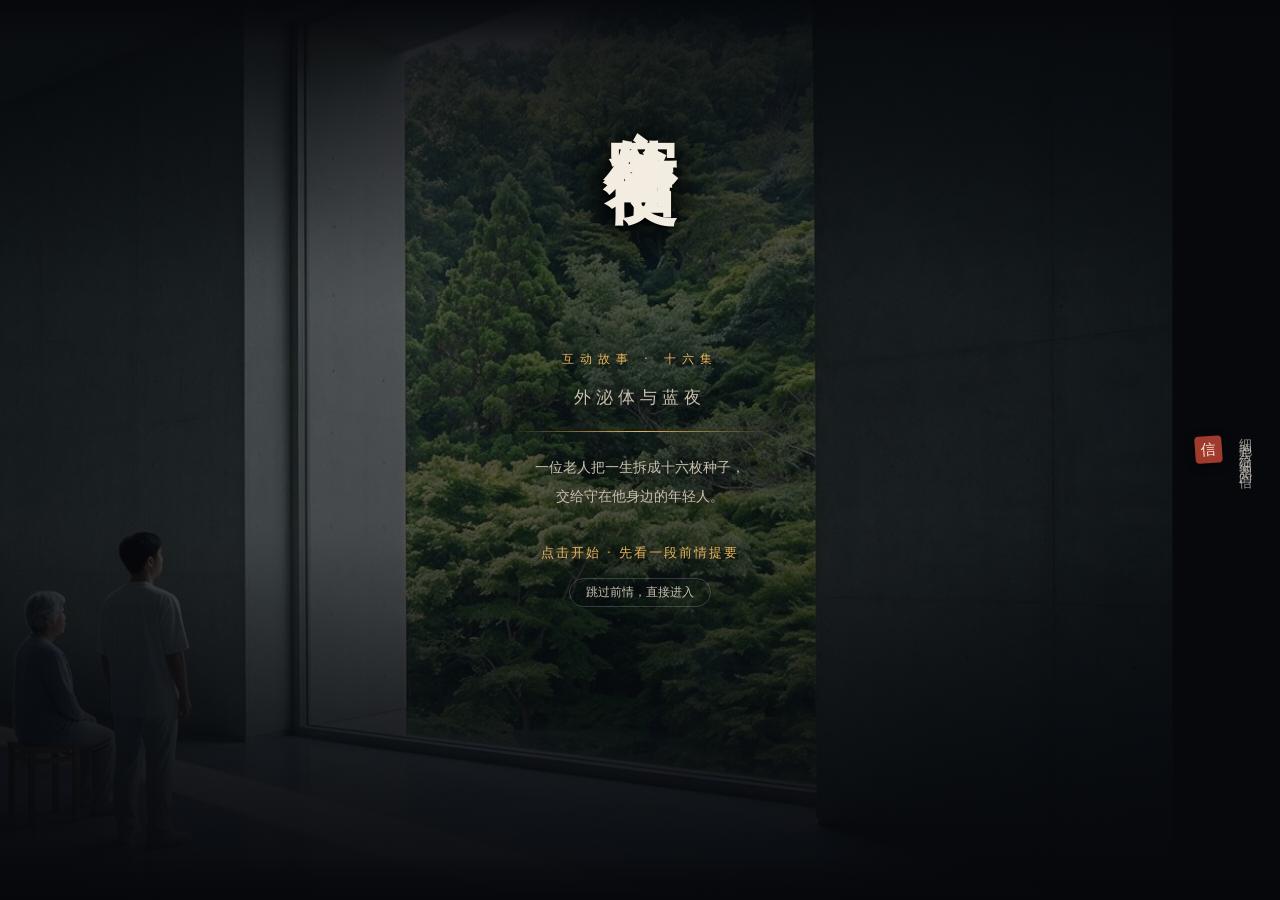
<file: index.html>
<!DOCTYPE html>
<html lang="zh-CN">
<head>
<meta charset="UTF-8">
<meta name="viewport" content="width=device-width, initial-scale=1, viewport-fit=cover">
<meta http-equiv="Cache-Control" content="no-store, must-revalidate">
<title>窗外信使 · 外泌体与蓝夜</title>
<meta name="description" content="一个关于外泌体与亲情的互动叙事小游戏：在窗边替老人把一封封看不见的信送出去，串起十六枚种子与一段未说完的告别。">
<meta name="theme-color" content="#0d0f14">
<meta property="og:type" content="website">
<meta property="og:title" content="窗外信使 · 外泌体与蓝夜">
<meta property="og:description" content="在窗边替老人把一封封看不见的信送出去——一个关于外泌体、记忆与告别的互动叙事小游戏。">
<meta property="og:image" content="https://annabellexyq.github.io/exosome-story/assets/cover.jpg">
<meta property="og:url" content="https://annabellexyq.github.io/exosome-story/">
<meta name="twitter:card" content="summary_large_image">
<meta name="twitter:title" content="窗外信使 · 外泌体与蓝夜">
<meta name="twitter:description" content="在窗边替老人把一封封看不见的信送出去——一个关于外泌体、记忆与告别的互动叙事小游戏。">
<meta name="twitter:image" content="https://annabellexyq.github.io/exosome-story/assets/cover.jpg">
<script>
  /* 诊断：把任何未捕获的 JS 错误直接显示到屏幕上，便于定位"点击无反应"等问题 */
  window.addEventListener('error', function (ev) {
    var b = document.getElementById('errbox');
    if (!b) {
      b = document.createElement('div'); b.id = 'errbox';
      b.style.cssText = 'position:fixed;left:8px;right:8px;bottom:8px;z-index:99999;background:#3a0d0d;color:#ffe;font:12px/1.5 ui-monospace,Menlo,Consolas,monospace;padding:10px;border:1px solid #a33;border-radius:8px;white-space:pre-wrap;max-height:42%;overflow:auto';
      (document.body || document.documentElement).appendChild(b);
    }
    var e = ev.error || {};
    b.textContent = 'JS错误：' + (ev.message || '') + '\n@ ' + (ev.filename || '') + ':' + ev.lineno + ':' + ev.colno + (e.stack ? ('\n' + e.stack) : '');
  });
  window.addEventListener('unhandledrejection', function (ev) {
    var b = document.getElementById('errbox'); if (!b) { window.dispatchEvent(new ErrorEvent('error', { message: 'unhandledrejection' })); }
    if (b) b.textContent = 'Promise错误：' + (ev.reason && (ev.reason.stack || ev.reason.message) || ev.reason);
  });
</script>
<link rel="stylesheet" href="css/style.css">
</head>
<body>
<div id="app">

  <canvas id="scene"></canvas>
  <div id="vignette"></div>
  <div id="frame">
    <span class="bar top"></span>
    <span class="bar bottom"></span>
    <span class="bar left"></span>
    <span class="bar right"></span>
    <span class="mullion v"></span>
    <span class="mullion h"></span>
  </div>

  <header id="hud">
    <div class="hud-left">
      <button class="chip" id="btnChapters">目录</button>
      <button class="chip" id="btnParams">窗景</button>
      <button class="chip" id="btnLab">实验台</button>
      <button class="chip" id="btnCodex">手册</button>
    </div>
    <div class="hud-mid" id="hudTitle">序 · 山屋的傍晚</div>
    <div class="hud-right">
      <div class="jar" id="jar" title="记忆之瓶 · 剧情推进条（每讲完一集 +1，与外泌体无关）">
        <span class="jar-tag">剧情</span><span class="jar-num"><span id="jarCount">0</span><span class="jar-unit">/16</span></span>
        <i class="jar-glow"></i>
      </div>
      <button class="chip ghost" id="btnMusic" title="背景音乐"><span class="lb-full">背景乐</span><span class="lb-short">乐</span></button>
      <button class="chip ghost" id="btnSound" title="按键音"><span class="lb-full">按键音</span><span class="lb-short">音</span></button>
      <button class="chip ghost" id="btnAuto" title="自动播放"><span class="lb-full">自动播放</span><span class="lb-short">自动</span></button>
    </div>
  </header>

  <!-- 音乐音量条（点击 HUD 的「乐」呼出） -->
  <div id="musicPop" class="hidden">
    <span class="mp-k">乐 · 音量</span>
    <input type="range" id="musicVol" min="0" max="100" step="1" value="68">
    <span id="musicVolVal">68%</span>
  </div>

  <div id="scoreHud">
    <div class="sh-row"><span class="sh-k">用时</span><span class="sh-v" id="scoreTime">00:00</span></div>
    <div class="sh-row"><span class="sh-k">外泌体</span><span class="sh-v" id="scoreExo">0</span></div>
    <div class="sh-rank" id="scoreRank">第 1 / 1 名</div>
    <div class="sh-egg-hint" id="scoreEggHint">最后剧情有彩蛋</div>
  </div>

  <main id="stage">
    <div id="titlecard" class="hidden">
      <div class="tc-num"></div>
      <div class="tc-name"></div>
      <div class="tc-sub"></div>
      <div class="tc-line"></div>
    </div>
    <div id="choices" class="hidden"></div>
    <div id="fxlayer"></div>
  </main>

  <section id="dlg">
    <div class="who" id="who"></div>
    <div class="text" id="text"></div>
    <div class="cont" id="cont">点击继续</div>
  </section>

  <!-- 弹层 -->
  <div id="overlay" class="hidden">
    <div class="panel" id="panelParams">
      <h3>窗景调参 <small>此刻的窗外，你想让它是什么样子</small></h3>
      <div class="row" data-group="season"><label>季节</label>
        <div class="opts">
          <button data-v="spring">春</button><button data-v="summer">夏</button>
          <button data-v="autumn">秋</button><button data-v="winter">冬</button>
        </div>
      </div>
      <div class="row" data-group="weather"><label>天气</label>
        <div class="opts">
          <button data-v="clear">晴</button><button data-v="rain">雨</button>
          <button data-v="snow">雪</button><button data-v="fog">雾</button>
          <button data-v="motes">尘光</button><button data-v="fireflies">萤火</button>
          <button data-v="leaves">落叶</button><button data-v="stars">星子</button>
        </div>
      </div>
      <div class="row" data-group="tod"><label>时刻</label>
        <div class="opts">
          <button data-v="dawn">晨</button><button data-v="day">昼</button>
          <button data-v="dusk">暮</button><button data-v="night">夜</button>
        </div>
      </div>
      <div class="row slider" data-group="motes"><label>记忆光点</label>
        <input type="range" id="moteRange" min="0" max="10" step="1" value="4">
        <span id="moteVal">4</span>
      </div>
      <div class="panel-foot">
        <span class="tip">任何时候都能改。开始新一集时，窗外会切回那一幕的样子。</span>
        <button class="btn" data-close>合上</button>
      </div>
    </div>

    <div class="panel" id="panelChapters">
      <h3>记忆目录 <small>已拾起的种子可以重看</small></h3>
      <div id="chapterList" class="chapters"></div>
      <div class="panel-foot">
        <button class="btn ghost" id="btnWipe">清空进度</button>
        <button class="btn" data-close>返回</button>
      </div>
    </div>

    <div class="panel" id="panelCodex">
      <h3>外泌体手册 <small>每一枚种子，都是一条真实的科学</small></h3>
      <div id="codexList" class="codex"></div>
      <div class="panel-foot">
        <button class="btn" data-close>合上</button>
      </div>
    </div>

    <div class="panel card" id="panelSeed">
      <div class="seed-orb" id="seedOrb"></div>
      <h3 id="seedName"></h3>
      <p id="seedFact"></p>
      <div class="panel-foot center">
        <button class="btn" data-close>收下这枚种子</button>
      </div>
    </div>

    <div class="panel game" id="panelGame">
      <div class="game-head">
        <h3 id="gameTitle"></h3>
        <div id="gameHint" class="hint"></div>
        <div id="gameBest" class="best"></div>
      </div>
      <div class="game-stage">
        <canvas id="gameCanvas" width="900" height="520"></canvas>
        <canvas id="gameCanvas3D"></canvas>
        <div class="game-hud"><span id="ghText"></span></div>
        <div class="gh-bar"><i id="ghFill"></i></div>
        <div id="gameSuccess" class="game-success"><b></b><span></span></div>
      </div>
      <div class="panel-foot center">
        <button class="btn ghost" id="gameSkip">跳过这段</button>
        <button class="btn" id="gameReplay">重玩本关</button>
      </div>
    </div>

    <div class="panel miss" id="panelMiss">
      <h2>遗憾没有采集</h2>
      <p>这一段的外泌体，还留在窗外没被收进瓶子。<br>要返回把它补完，还是先继续往下听？</p>
      <div class="panel-foot center">
        <button class="btn" id="missBack">返回补那段游戏</button>
        <button class="btn ghost" id="missGo">继续</button>
      </div>
    </div>

    <div class="panel end" id="panelEnd">
      <h2 id="endTitle"></h2>
      <p id="endText"></p>
      <div class="panel-foot center">
        <button class="btn" id="endAgain">回到序章</button>
        <button class="btn" id="endEpilogue">进入尾声</button>
        <button class="btn ghost" id="endFree">自由看窗外</button>
      </div>
    </div>

    <div class="panel" id="panelLab">
      <h3>实验台 <small>上帝视角 · 外泌体实验沙盒（不影响主线，记录会保存）</small></h3>
      <canvas id="labCanvas" width="900" height="520"></canvas>
      <div id="labStep" class="lab-step"></div>
      <div id="labPreset" class="lab-preset hidden">
        <div class="lp-head"><span id="labPresetTitle" class="lp-title"></span><span class="lp-tag">本集思路</span></div>
        <div id="labPresetNote" class="lp-note"></div>
        <button class="btn ghost" id="labPresetRun">按本集思路跑一遍</button>
      </div>
      <div class="lab-row"><span class="lab-label">源细胞</span><div id="labSrc" class="lab-chips"></div></div>
      <div class="lab-row"><span class="lab-label">靶细胞</span><div id="labTgt" class="lab-chips"></div></div>
      <div class="lab-row"><span class="lab-label">标记</span><div id="labLabel" class="lab-chips"></div></div>
      <div id="labLog" class="lab-log"></div>
      <div class="panel-foot">
        <button class="btn ghost" id="labWipe">清空记录</button>
        <div class="lab-foot-btns">
          <button class="btn ghost" id="labIsolate">离心分离</button>
          <button class="btn" id="labDeliver">投递</button>
          <button class="btn ghost" id="labClose">合上</button>
        </div>
      </div>
    </div>

    <!-- 彩蛋：仰望星空（星河视频） -->
    <div class="panel egg" id="panelEgg">
      <div class="egg-vid-wrap">
        <video id="eggVideo" class="egg-vid" muted loop playsinline preload="auto" poster="assets/bg/epilogue_end.jpg">
          <source src="assets/video/v3.mp4" type="video/mp4">
        </video>
      </div>
      <div class="egg-caption">
        <p>星光飞升，漫天黑夜星辰。</p>
        <p>这漫天的星子，<br>就是你替老人送出的每一封信。</p>
        <div id="eggRank" class="egg-rank"></div>
      </div>
      <div class="panel-foot center">
        <button class="btn" id="eggContinue">打开那封信</button>
      </div>
    </div>

    <!-- 彩蛋：没寄出的信 -->
    <div class="panel letter" id="panelLetter">
      <h2>一封没寄出的信</h2>
      <div class="letter-body">
        <p>亲爱的你：</p>
        <p>这些小游戏都很简单。它们本不是做给玩家的，而是做给那些坐在窗边、已经走到人生最后的老人。我们想让他们在还能动手的时候，轻轻点一点、收一收，把一生拆成的种子，再安安静静地种回心里。</p>
        <p>没有输赢，没有敌人，也没有时间催着你。只有窗外慢慢亮起来的光，和一下下平稳的呼吸。如果你也玩到了这里，希望你记得这种安详——不激烈，不喧哗，像陪在爱人身边那样自然。愿每一个将要离开的人，都被温柔地陪着，走得安详。</p>
        <p class="letter-sign">—— 窗外信使 · 制作人 / AnnabelleXu 敬上</p>
      </div>
      <div class="panel-foot center">
        <button class="btn" id="letterClose">回到窗前</button>
        <button class="btn ghost" id="letterToCover">回到游戏封面</button>
      </div>
    </div>

    <!-- AI 专属一集：生辰八字 → 实时生成剧情对话 + 背景 -->
    <div class="panel" id="panelAI">
      <h3>专属一集 <small>以你的生辰八字，实时生成一段属于你的窗外之信</small></h3>
      <div class="row"><label>出生</label>
        <input id="aiYear" type="number" placeholder="年" min="1900" max="2100" />
        <input id="aiMonth" type="number" placeholder="月" min="1" max="12" />
        <input id="aiDay" type="number" placeholder="日" min="1" max="31" />
        <input id="aiHour" type="number" placeholder="时 0-23" min="0" max="23" />
      </div>
      <div id="aiBazi" class="ai-bazi">填好出生时间，这里会显示你的四柱八字</div>
      <details class="ai-api">
        <summary>接入内容生成 API（留空则用本地生成，照常可玩）</summary>
        <input id="aiBaseUrl" placeholder="API 地址（OpenAI 兼容，如 https://api.deepseek.com/v1）" />
        <input id="aiKey" type="password" placeholder="API Key（留空则保持原值，不下发）" />
        <input id="aiModel" placeholder="模型名，如 deepseek-chat" />
        <input id="aiImgUrl" placeholder="文生图接口（可选，OpenAI 兼容 images/generations）" />
        <input id="aiImgKey" type="password" placeholder="文生图 Key（可选）" />
        <p class="ai-warn">提示：纯前端直连会暴露 Key，正式上线请改用服务端代理。</p>
      </details>
      <div id="aiStatus" class="ai-status"></div>
      <div class="panel-foot center">
        <button class="btn ghost" id="aiCancel">取消</button>
        <button class="btn" id="aiGen">生成并播放</button>
      </div>
    </div>
  </div>

  <!-- 封面 -->
  <div id="cover">
    <video id="coverVideo" class="cv-vid" muted loop playsinline preload="auto" poster="assets/video/poster_cover.jpg">
      <source src="assets/video/v1.mp4" type="video/mp4">
    </video>
    <div class="cv-bg"></div>
    <div class="cv-side"><span>细胞写给细胞的信</span><i>信</i></div>
    <h1 class="cv-title">窗外信使</h1>
    <div class="cv-inner">
      <div class="cv-kicker">互动故事 · 十六集</div>
      <div class="cv-sub">外泌体与蓝夜</div>
      <div class="cv-line"></div>
      <p class="cv-desc">一位老人把一生拆成十六枚种子，<br>交给守在他身边的年轻人。</p>
      <div class="cv-go">点击开始 · 先看一段前情提要</div>
      <button class="cv-skip" id="coverSkip">跳过前情，直接进入</button>
    </div>
  </div>

  <!-- 前情提要（逐镜旁白，可点/空格推进，可跳过） -->
  <div id="recap" class="hidden">
    <video id="recapVideo" class="rc-vid" muted playsinline preload="auto" poster="assets/video/poster_recap.jpg">
      <source src="assets/video/v2.mp4" type="video/mp4">
    </video>
    <div class="rc-tag">前情提要</div>
    <div class="rc-text" id="rcText"></div>
    <div class="rc-dots" id="rcDots"></div>
    <button class="rc-skip" id="rcSkip">跳过</button>
  </div>

  <!-- 集与集之间的全屏转场 -->
  <div id="transOverlay" class="hidden">
    <div class="tr-veil"></div>
    <div class="tr-title" id="transTitle"></div>
    <button id="transSkip">跳过</button>
  </div>

  <!-- 电镜 · XR 观察台（尾声剧情互动 / 也可独立进入） -->
  <div id="xrOverlay" class="hidden">
    <canvas id="xrCanvas"></canvas>
    <div class="xr-top">
      <div class="xr-title">电镜 · XR 观察台</div>
      <div class="xr-sub" id="xrSub">拖拽平移 · 滚轮 / 双指缩放 · 点击发光点采集外泌体</div>
    </div>
    <div class="xr-count" id="xrCount">发现 0 / 7</div>
    <div class="xr-why" id="xrWhy"></div>
    <button class="xr-close" id="xrClose">离开观察台</button>
  </div>

  <div id="titleScreen">
    <div class="ts-inner">
      <div class="ts-kicker">互动故事 · 十六集</div>
      <h1>窗外信使</h1>
      <div class="ts-sub">外泌体与蓝夜 —— 一部关于记忆种子的故事</div>
      <p class="ts-desc">在山屋的窗边，一位老人把一生拆成十六枚种子，交给守在他身边的年轻人。<br>
        每一枚种子，都是一个细胞写给另一个细胞的信。</p>
      <div class="ts-btns">
        <button class="btn big" id="btnStart">开始回忆</button>
        <button class="btn ghost big" id="btnContinue">继续上次</button>
      </div>
      <button class="btn ghost ts-ai" id="btnAIStory">✦ 以自己的生辰八字，生成专属一集</button>
      <div class="ts-note">点击 / 空格推进 · 可用鼠标或触屏完成每一集的互动</div>
    </div>
  </div>

  <div id="toast"></div>
</div>

<script src="js/scene.js"></script>
<script src="js/audio.js"></script>
<script src="js/gl.js"></script>
<script src="js/microgames.js"></script>
<script src="js/puzzles.js"></script>
<script src="js/games3d.js"></script>
<script src="js/acts1.js"></script>
<script src="js/acts2.js"></script>
<script src="js/lab.js"></script>
<script src="js/xr.js"></script>
<script src="js/ai.js"></script>
<script src="js/engine.js"></script>
</body>
</html>
</file>
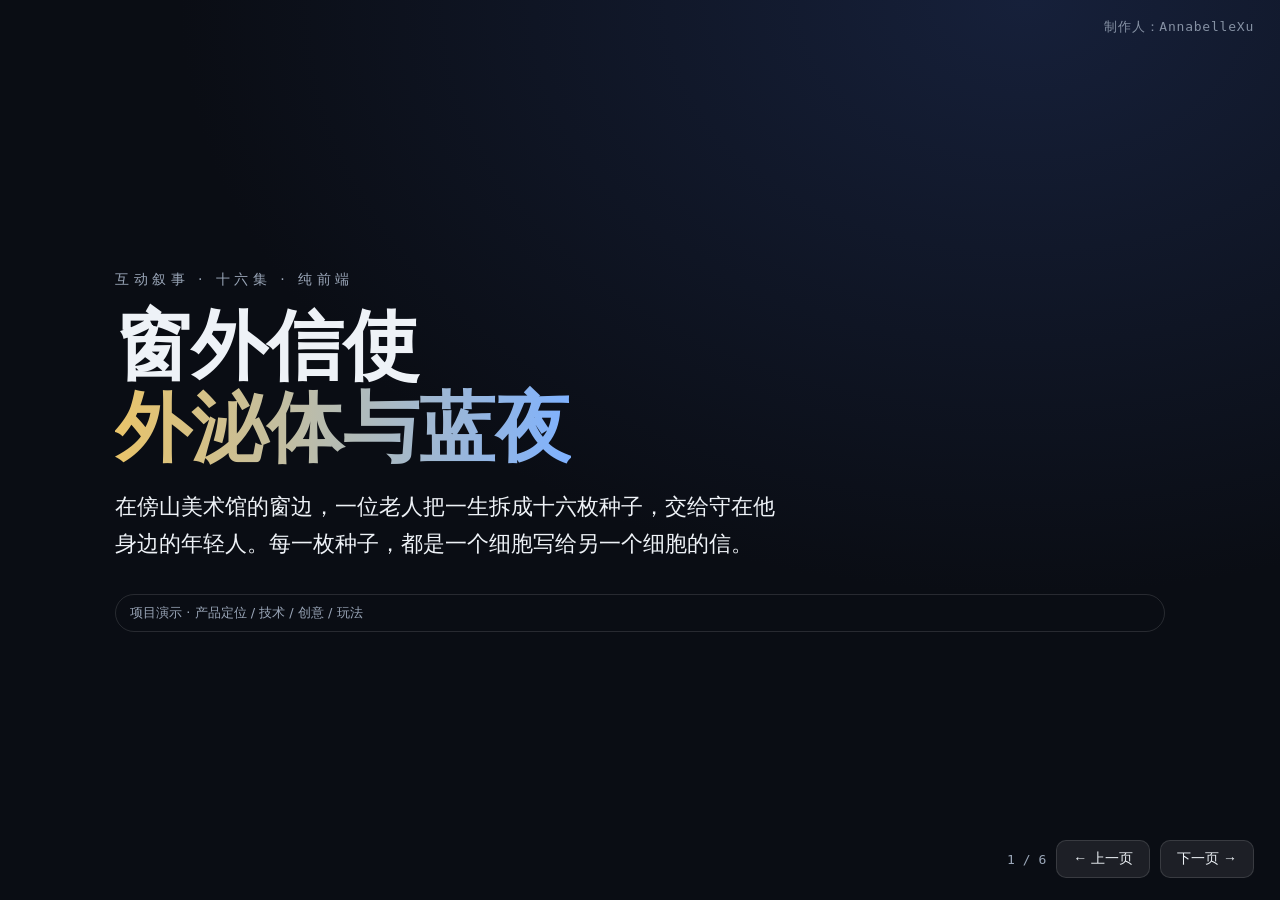
<file: ppt.html>
<!DOCTYPE html><html lang="zh-CN"><head><meta charset="utf-8"><meta name="viewport" content="width=device-width,initial-scale=1"><title>窗外信使 · 项目演示</title><style>
:root{--bg:#0a0d14;--ink:#eef2f7;--mut:#9aa6b8;--gold:#e9c46a;--blue:#7fb2ff;--line:rgba(255,255,255,.12)}
*{box-sizing:border-box}html,body{margin:0;height:100%}
body{background:radial-gradient(120% 120% at 80% 0%,#16203a 0%,var(--bg) 55%);color:var(--ink);font:16px/1.7 -apple-system,"PingFang SC","Microsoft YaHei",system-ui,sans-serif;overflow:hidden}
#deck{position:relative;height:100vh;width:100vw}
.slide{position:absolute;inset:0;display:none;flex-direction:column;justify-content:center;padding:7vh 9vw;animation:fade .5s ease}
.slide.on{display:flex}
@keyframes fade{from{opacity:0;transform:translateY(12px)}to{opacity:1;transform:none}}
.kick{letter-spacing:.32em;color:var(--mut);font-size:14px;margin-bottom:14px}
h1{font-size:clamp(36px,6vw,76px);margin:0 0 18px;line-height:1.08;font-weight:700}
h1 .em{background:linear-gradient(90deg,var(--gold),var(--blue));-webkit-background-clip:text;background-clip:text;color:transparent}
h2{font-size:clamp(26px,3.6vw,44px);margin:0 0 26px;display:flex;align-items:center;gap:16px}
h2 .n{font:700 14px/1 ui-monospace,monospace;color:var(--bg);background:var(--gold);padding:8px 12px;border-radius:8px;letter-spacing:.1em}
p{margin:0 0 14px;color:var(--mut);max-width:60ch}
.lead{color:var(--ink);font-size:clamp(17px,2vw,22px);max-width:48ch}
.cards{display:grid;grid-template-columns:repeat(2,minmax(0,1fr));gap:16px;margin-top:8px;max-width:980px}
.card{border:1px solid var(--line);border-radius:14px;padding:18px 20px;background:rgba(255,255,255,.03)}
.card b{color:var(--gold);display:block;margin-bottom:6px;font-size:17px}
.card span{color:var(--mut);font-size:14.5px}
ul{margin:6px 0 0;padding-left:0;list-style:none;max-width:60ch}
li{padding:9px 0 9px 26px;position:relative;color:var(--ink);border-bottom:1px solid var(--line)}
li:before{content:"▹";position:absolute;left:0;color:var(--blue)}
li small{color:var(--mut);display:block;font-size:13.5px;margin-top:2px}
.nav{position:fixed;bottom:22px;right:26px;display:flex;gap:10px;align-items:center;z-index:9}
.nav button{background:rgba(255,255,255,.08);color:var(--ink);border:1px solid var(--line);border-radius:10px;padding:9px 16px;font-size:14px;cursor:pointer}
.nav button:hover{background:rgba(255,255,255,.16)}
.nav .pg{color:var(--mut);font:13px ui-monospace,monospace}
.tag{display:inline-block;margin-top:18px;padding:7px 14px;border:1px solid var(--line);border-radius:999px;color:var(--mut);font-size:13px}
.maker{position:fixed;top:18px;right:26px;z-index:9;color:var(--mut);font:13px ui-monospace,monospace;letter-spacing:.06em;opacity:.85}
</style></head><body><div id="deck">
<div class="slide on" data-i="0">
  <div class="kick">互动叙事 · 十六集 · 纯前端</div>
  <h1>窗外信使<br><span class="em">外泌体与蓝夜</span></h1>
  <p class="lead">在傍山美术馆的窗边，一位老人把一生拆成十六枚种子，交给守在他身边的年轻人。每一枚种子，都是一个细胞写给另一个细胞的信。</p>
  <div class="tag">项目演示 · 产品定位 / 技术 / 创意 / 玩法</div>
</div>

<div class="slide" data-i="1">
  <h2><span class="n">01</span> 产品定位</h2>
  <p class="lead">一款把「外泌体」科普包裹在祖孙/师生告别故事里的纯前端互动叙事小游戏。</p>
  <div class="cards">
    <div class="card"><b>形态</b><span>HTML + CSS + 原生 JS，无构建、无后端，纯静态站点。</span></div>
    <div class="card"><b>受众</b><span>科普读者 + 临终陪伴 / 安宁主题人群，主打「安详、不催促」。</span></div>
    <div class="card"><b>价值主张</b><span>没有输赢、没有敌人、没有倒计时，只有窗外慢慢亮起的光。</span></div>
    <div class="card"><b>部署</b><span>GitHub Pages 主站 + 腾讯云 CloudBase 静态托管双通道，改完即上线。</span></div>
  </div>
</div>

<div class="slide" data-i="2">
  <h2><span class="n">02</span> 核心技术应用</h2>
  <p class="lead">零框架、零构建的轻量前端工程，所有交互与叙事都跑在浏览器里。</p>
  <ul>
    <li>纯前端单页架构<small>原生 JS 分模块加载（scene / engine / microgames / lab / xr / audio / gl），无打包、无依赖。</small></li>
    <li>Canvas 2D 实时窗景<small>scene.js 渲染底图 + 季节/天气/时刻色调 + 记忆光点粒子，窗外随剧情与参数变化。</small></li>
    <li>剧情引擎 engine.js<small>打字机对话、选择分支、玩法调度、种子收集、手册、目录、localStorage 存档。</small></li>
    <li>实验台 lab.js<small>上帝视角外泌体投递沙盒：选源/靶细胞、标记、离心分离、投递，记录可保存。</small></li>
    <li>XR 观察台 xr.js<small>电镜 3D 观察台：拖拽平移、缩放、点击发光点采集 7 枚外泌体。</small></li>
    <li>资源与音画<small>4 段视频彩蛋（封面/前情提要/转场/仰望星空）+ 背景乐与按键音。</small></li>
  </ul>
</div>
<div class="slide" data-i="3">
  <h2><span class="n">03</span> 游戏创意点</h2>
  <div class="cards">
    <div class="card"><b>外泌体 = 记忆种子</b><span>科学概念与叙事母题合一：细胞释放的外泌体数以万计，叙事里只凝练成 16 枚记忆种子——外泌体数量远大于种子。</span></div>
    <div class="card"><b>记忆之瓶 + 反转</b><span>进度可视化 HUD 显示 n/16；第 16 集数出只有 15 枚——最后一枚在「听的人」那儿。</span></div>
    <div class="card"><b>窗景即剧情</b><span>参数面板（季节/天气/时刻/光点）本身成为剧情，第 15 集「把窗外转到秋天」。</span></div>
    <div class="card"><b>选择只染色</b><span>每集一次三选，只影响种子色调与一两句台词，不做生死分支，保证线性可通读。</span></div>
    <div class="card"><b>16 张科学卡</b><span>每枚种子附一条真实外泌体科普，集为「外泌体手册」可随时回看。</span></div>
    <div class="card"><b>温柔彩蛋</b><span>仰望星空 + 一封没寄出的信：写给走到人生最后的人的陪伴寄语。</span></div>
  </div>
</div>
<div class="slide" data-i="4">
  <h2><span class="n">04</span> 核心玩法</h2>
  <p class="lead">每集结构固定：旁白 + 对话 → 1 次选择（染色）→ 1 次互动（Canvas 小游戏）→ 1 枚种子（科学卡）→ 收进记忆之瓶。</p>
  <ul>
    <li>序章教学<small>自由调一次窗外参数（季节/天气/时刻/光点），「看风景是有规矩的」。</small></li>
    <li>16 种互不重复的互动<small>接晨光 · 一起呼吸 · 显影 · 汽笛坡度 · 对焦 · 连星 · 信使航线 · 接萤火 · 浇花 · 助升高 · 撑伞 · 描信 · 记方 · 理照片 · 四季之转 · 点亮 16 星。</small></li>
    <li>玩法嵌在剧情流里<small>先两句铺垫 → 玩法 → 两句收束，而非独立小游戏页面。</small></li>
    <li>实验台 + XR 观察台<small>上帝视角投递沙盒与电镜 3D 观察，作为主线之外的拓展体验。</small></li>
  </ul>
</div>

<div class="slide" data-i="5">
  <div class="kick">ONE MORE THING</div>
  <h1>把窗<span class="em">打开</span></h1>
  <p class="lead">「外泌体不会生产新的东西。它只是把一处的消息，送到另一处。只要还有人愿意听，这封信就一直在路上。」</p>
  <div class="tag">GitHub Pages · CloudBase 双通道已上线 · 纯静态可一键部署</div>
</div>
</div><div class="maker">制作人：AnnabelleXu</div>
<div class="nav">
  <span class="pg" id="pg">1 / 6</span>
  <button id="prev">← 上一页</button>
  <button id="next">下一页 →</button>
</div>
<script>
(function(){
  var slides=[].slice.call(document.querySelectorAll('.slide'));
  var i=0,pg=document.getElementById('pg');
  function show(n){
    i=(n+slides.length)%slides.length;
    slides.forEach(function(s,k){s.classList.toggle('on',k===i);});
    pg.textContent=(i+1)+' / '+slides.length;
  }
  function go(d){show(i+d);}
  document.getElementById('next').onclick=function(){go(1);};
  document.getElementById('prev').onclick=function(){go(-1);};
  document.addEventListener('keydown',function(e){
    if(e.key==='ArrowRight'||e.key===' '){e.preventDefault();go(1);}
    if(e.key==='ArrowLeft'){go(-1);}
  });
  document.getElementById('deck').addEventListener('click',function(e){
    if(e.target.closest('.nav')||e.target.closest('button'))return;
    go(1);
  });
  show(0);
})();
</script></body></html>
</file>
<file: css/style.css>
:root{
  --ink:#f3ece1;
  --ink-dim:#c9bfae;
  --gold:#e8b45c;
  --blue:#7fa8d8;
  --teal:#79c2b6;
  --rose:#d98b8b;
  --glass:rgba(18,20,28,.62);
  --glass-2:rgba(28,30,40,.72);
  --line:rgba(232,180,92,.28);
  --serif:"Songti SC","STSong","Noto Serif SC","Source Han Serif SC",Georgia,"PingFang SC",serif;
  --kai:"Xingkai SC","STXingkai","Kaiti SC","KaiTi","STKaiti","Songti SC","Noto Serif SC",serif;
  --sans:"PingFang SC","Hiragino Sans GB","Microsoft YaHei",system-ui,-apple-system,sans-serif;
}
*{box-sizing:border-box;-webkit-tap-highlight-color:transparent}
html,body{height:100%;margin:0}
body{
  background:#0d0f14;color:var(--ink);font-family:var(--sans);
  overflow:hidden;user-select:none;
}
#app{position:fixed;inset:0;overflow:hidden}

/* ---------- 窗景画布 ---------- */
#scene{position:absolute;inset:0;width:100%;height:100%;display:block}
#vignette{
  position:absolute;inset:0;pointer-events:none;
  background:radial-gradient(120% 90% at 50% 45%,transparent 45%,rgba(6,8,12,.55) 100%);
  mix-blend-mode:multiply;
}
#frame{position:absolute;inset:0;pointer-events:none;z-index:2}
#frame .bar{position:absolute;background:linear-gradient(180deg,#3a2c22,#241a13);box-shadow:0 0 40px rgba(0,0,0,.6)}
#frame .bar.top{top:0;left:0;right:0;height:14px}
#frame .bar.bottom{bottom:0;left:0;right:0;height:14px}
#frame .bar.left{top:0;bottom:0;left:0;width:14px}
#frame .bar.right{top:0;bottom:0;right:0;width:14px}
#frame .mullion{position:absolute;background:linear-gradient(180deg,#33261c,#20170f);opacity:.9}
#frame .mullion.v{left:50%;top:0;bottom:0;width:6px;transform:translateX(-50%)}
#frame .mullion.h{top:52%;left:0;right:0;height:5px}

/* ---------- HUD ---------- */
#hud{
  position:absolute;top:14px;left:50%;transform:translateX(-50%);
  z-index:6;display:flex;align-items:center;gap:10px;
  padding:6px 10px;border-radius:999px;
  background:var(--glass);backdrop-filter:blur(10px);
  border:1px solid rgba(255,255,255,.08);
  box-shadow:0 8px 30px rgba(0,0,0,.35);
  max-width:calc(100vw - 8px);
}
.hud-left,.hud-right{display:flex;align-items:center;gap:5px}
.hud-mid{
  font-family:var(--serif);font-size:13px;letter-spacing:.14em;color:var(--ink-dim);
  white-space:nowrap;flex:0 1 auto;min-width:0;overflow:hidden;text-overflow:ellipsis;
}
.chip{
  border:1px solid rgba(255,255,255,.14);background:rgba(255,255,255,.05);
  color:var(--ink);border-radius:999px;padding:5px 12px;font-size:12px;
  cursor:pointer;font-family:var(--sans);transition:.18s;flex:0 0 auto;
}
.chip:hover{background:rgba(232,180,92,.18);border-color:var(--line)}
.chip.ghost{padding:5px 9px;color:var(--ink-dim)}
.chip.off{opacity:.42}
.chip .lb-short{display:none}
.jar{
  position:relative;display:inline-flex;align-items:center;justify-content:center;
  gap:4px;line-height:1;height:26px;padding:0 12px;
  border-radius:999px;font-family:var(--serif);font-size:13px;
  border:1px solid var(--line);background:rgba(232,180,92,.10);color:var(--gold);
  flex:0 0 auto;white-space:nowrap;
}
.jar .jar-unit{font-size:10px;opacity:.7;line-height:1}
.jar .jar-tag{font-size:10px;opacity:.65;margin-right:3px;letter-spacing:.1em;line-height:1;flex:0 0 auto;white-space:nowrap}
.jar .jar-num{display:inline-flex;align-items:baseline;gap:1px;line-height:1;white-space:nowrap}
.jar-glow{
  position:absolute;inset:-2px;border-radius:999px;pointer-events:none;
  box-shadow:0 0 0 rgba(232,180,92,0);transition:box-shadow .5s;
}
.jar.pulse .jar-glow{box-shadow:0 0 22px 4px rgba(232,180,92,.55)}

/* ---------- 舞台 ---------- */
#stage{position:absolute;inset:0;z-index:4;pointer-events:none}
#stage>*{pointer-events:auto}

#titlecard{
  position:absolute;inset:0;display:flex;flex-direction:column;
  align-items:center;justify-content:center;gap:10px;
  background:radial-gradient(60% 50% at 50% 50%,rgba(8,10,16,.72),rgba(8,10,16,.2));
  animation:fadeIn .6s ease both;pointer-events:none;
}
#titlecard .tc-num{font-family:var(--serif);font-size:13px;letter-spacing:.4em;color:var(--gold)}
#titlecard .tc-name{font-family:var(--serif);font-size:clamp(28px,6vw,52px);letter-spacing:.16em;
  text-shadow:0 4px 30px rgba(0,0,0,.6)}
#titlecard .tc-sub{margin-top:4px;font-size:13px;letter-spacing:.2em;color:var(--ink-dim)}
#titlecard .tc-line{width:min(240px,40vw);height:1px;margin-top:12px;
  background:linear-gradient(90deg,transparent,var(--gold),transparent)}
.hidden{display:none !important}

#choices{
  position:absolute;left:50%;top:52%;transform:translate(-50%,-50%);
  display:flex;flex-direction:column;gap:10px;width:min(620px,86vw);z-index:5;
}
#choices .q{
  font-family:var(--serif);font-size:15px;color:var(--ink-dim);text-align:center;
  margin-bottom:2px;letter-spacing:.06em;
}
.choice{
  appearance:none;border:1px solid rgba(255,255,255,.16);
  background:linear-gradient(180deg,rgba(30,33,44,.86),rgba(18,20,28,.86));
  color:var(--ink);border-radius:14px;padding:13px 18px;font-size:15px;
  font-family:var(--serif);letter-spacing:.05em;cursor:pointer;
  text-align:left;transition:.2s;backdrop-filter:blur(6px);
}
.choice:hover{transform:translateY(-2px);border-color:var(--gold);
  box-shadow:0 10px 30px rgba(0,0,0,.45),0 0 0 1px rgba(232,180,92,.25) inset}
.choice .tag{display:block;margin-top:5px;font-size:11.5px;color:var(--ink-dim);font-family:var(--sans)}
/* 三档比例尺徽 */
.choice.has-scale{display:flex;align-items:center;gap:12px}
.choice .cscale{
  flex:0 0 auto;font-size:12px;letter-spacing:.14em;font-family:var(--sans);
  padding:3px 10px;border-radius:999px;line-height:1.4;
  border:1px solid currentColor;
}
.choice .cscale.micro{color:var(--blue)}
.choice .cscale.meso{color:var(--gold)}
.choice .cscale.macro{color:var(--rose)}
.choice .ctext{flex:1;font-family:var(--serif);font-size:15px;letter-spacing:.04em}
.choice .tag{margin-top:5px}

/* ---------- 实验台面板 ---------- */
#panelLab{width:min(960px,96vw)}
#labCanvas{
  width:100%;height:auto;display:block;border-radius:14px;
  background:linear-gradient(180deg,#141824,#0c0e15);border:1px solid rgba(255,255,255,.08);
  touch-action:none;
}
.lab-step{
  margin:12px 2px 6px;font-size:13.5px;color:var(--ink-dim);letter-spacing:.04em;
  font-family:var(--serif);
}
.lab-preset{
  margin:6px 2px 12px;padding:12px 14px;border:1px solid rgba(232,180,92,.32);
  background:linear-gradient(180deg,rgba(232,180,92,.08),rgba(232,180,92,.03));border-radius:14px;
}
.lab-preset .lp-head{display:flex;align-items:center;gap:10px;margin-bottom:6px}
.lp-title{font-family:var(--serif);font-size:15px;color:var(--gold);letter-spacing:.06em}
.lp-tag{font-size:11px;color:var(--teal);border:1px solid var(--teal);border-radius:999px;padding:2px 8px;letter-spacing:.1em}
.lp-note{font-size:13px;line-height:1.7;color:var(--ink);font-family:var(--serif);margin-bottom:10px}
.lab-row{display:flex;align-items:center;gap:12px;margin-bottom:10px;flex-wrap:wrap}
.lab-label{width:52px;flex:0 0 auto;font-size:13px;color:var(--ink-dim);letter-spacing:.1em}
.lab-chips{display:flex;gap:8px;flex-wrap:wrap}
.lab-chips button{
  border:1px solid rgba(255,255,255,.14);background:rgba(255,255,255,.04);color:var(--ink);
  border-radius:10px;padding:7px 14px;font-size:13px;cursor:pointer;font-family:var(--serif);transition:.16s;
}
.lab-chips button:hover{background:rgba(232,180,92,.16)}
.lab-chips button:disabled{opacity:.4;cursor:not-allowed}
.lab-log{
  margin:10px 0 4px;max-height:180px;overflow:auto;display:flex;flex-direction:column;gap:8px;
  border-top:1px solid rgba(255,255,255,.08);padding-top:12px;
}
.lx-item{
  border-left:2px solid var(--line);padding:7px 12px;background:rgba(255,255,255,.03);
  border-radius:0 10px 10px 0;display:grid;grid-template-columns:auto 1fr auto;gap:2px 12px;align-items:center;
}
.lx-t{grid-column:1/2;font-size:11px;color:var(--ink-dim)}
.lx-flow{grid-column:2/3;font-family:var(--serif);font-size:14px}
.lx-flow em{font-style:normal;color:var(--ink-dim);font-size:12px;margin-left:4px}
.lx-cls{grid-column:3/4;font-size:12.5px;font-family:var(--serif);white-space:nowrap}
.lx-note{grid-column:1/4;font-size:12px;color:var(--ink-dim);line-height:1.6;font-family:var(--serif)}
.lx-empty{font-size:13px;color:var(--ink-dim);font-family:var(--serif);padding:6px 2px}
.lab-foot-btns{display:flex;gap:10px}

#fxlayer{position:absolute;inset:0;overflow:hidden;pointer-events:none}

/* ---------- 对话框 ---------- */
#dlg{
  position:absolute;left:50%;bottom:26px;transform:translateX(-50%);
  width:min(860px,92vw);min-height:118px;z-index:6;
  background:var(--glass-2);backdrop-filter:blur(14px);
  border:1px solid rgba(255,255,255,.10);border-radius:18px;
  padding:16px 22px 34px;box-shadow:0 20px 60px rgba(0,0,0,.5);
  cursor:pointer;
}
#dlg .who{
  font-family:var(--serif);font-size:14px;letter-spacing:.18em;margin-bottom:8px;
  color:var(--gold);min-height:18px;
}
#dlg .who.narr{color:var(--teal)}
#dlg .text{
  font-family:var(--serif);font-size:clamp(16px,2.1vw,20px);line-height:1.95;
  letter-spacing:.03em;min-height:2em;white-space:pre-wrap;
}
#dlg .text em{font-style:normal;color:var(--ink-dim);opacity:.9}
#dlg .cont{
  position:absolute;right:18px;bottom:12px;font-size:12px;color:var(--ink-dim);
  letter-spacing:.2em;animation:blink 1.6s infinite;
}
@keyframes blink{0%,100%{opacity:.35}50%{opacity:.95}}
@keyframes fadeIn{from{opacity:0;transform:translateY(8px)}to{opacity:1;transform:none}}

/* ---------- 弹层 ---------- */
/* ---------------------------- AI 专属一集（生辰八字 → 实时生成） ---------------------------- */
#panelAI .row{display:flex;gap:8px;align-items:center;margin-bottom:12px;flex-wrap:wrap}
#panelAI .row label{flex:0 0 auto;font-size:12px;color:var(--ink-dim);letter-spacing:.1em}
#panelAI .row input{flex:1 1 0;min-width:80px;background:rgba(255,255,255,.05);border:1px solid rgba(255,255,255,.14);border-radius:8px;padding:8px 10px;color:var(--ink);font:inherit}
#panelAI .row input:focus{outline:none;border-color:var(--gold)}
.ai-bazi{margin:6px 0 14px;padding:10px 12px;border-radius:10px;background:rgba(255,255,255,.04);border:1px solid rgba(255,255,255,.1);font-size:13px;color:var(--ink-dim)}
.ai-bazi b{color:var(--gold);letter-spacing:.12em;font-size:15px}
.ai-api{margin-bottom:14px;border-top:1px solid rgba(255,255,255,.1);padding-top:12px}
.ai-api summary{cursor:pointer;font-size:12px;color:var(--ink-dim);letter-spacing:.06em;margin-bottom:10px}
.ai-api input{display:block;width:100%;margin-bottom:8px;background:rgba(255,255,255,.05);border:1px solid rgba(255,255,255,.14);border-radius:8px;padding:8px 10px;color:var(--ink);font:inherit;font-size:12.5px}
.ai-api input:focus{outline:none;border-color:var(--gold)}
.ai-warn{font-size:11px;color:#c98f8f;margin:2px 0 0;line-height:1.6}
.ai-status{min-height:18px;font-size:12px;color:var(--ink-dim);margin:4px 0 10px;letter-spacing:.04em}
.ai-status.ok{color:var(--gold)}
.ai-status.warn{color:#d99}
.ts-ai{margin-top:14px;font-size:13px;letter-spacing:.08em}

#overlay{
  position:absolute;inset:0;z-index:20;display:flex;align-items:center;justify-content:center;
  background:rgba(6,8,12,.62);backdrop-filter:blur(6px);padding:18px;
}
.panel{
  display:none;width:min(620px,94vw);max-height:88vh;overflow:auto;
  background:linear-gradient(180deg,rgba(30,33,44,.96),rgba(18,20,28,.96));
  border:1px solid rgba(255,255,255,.12);border-radius:20px;padding:22px 24px;
  box-shadow:0 30px 80px rgba(0,0,0,.6);animation:fadeIn .3s ease both;
}
.panel.show{display:block}
.panel h3{
  margin:0 0 16px;font-family:var(--serif);font-size:20px;letter-spacing:.1em;color:var(--gold);
}
.panel h3 small{display:block;margin-top:6px;font-size:12px;color:var(--ink-dim);letter-spacing:.08em}
.row{display:flex;align-items:center;gap:12px;margin-bottom:14px;flex-wrap:wrap}
.row>label{width:64px;font-size:13px;color:var(--ink-dim);letter-spacing:.1em}
.opts{display:flex;gap:8px;flex-wrap:wrap}
.opts button{
  border:1px solid rgba(255,255,255,.14);background:rgba(255,255,255,.04);color:var(--ink);
  border-radius:10px;padding:7px 14px;font-size:13px;cursor:pointer;font-family:var(--serif);transition:.16s;
}
.opts button:hover{background:rgba(232,180,92,.16)}
.opts button.on{background:var(--gold);color:#241a13;border-color:var(--gold);font-weight:600}
.row.slider input{flex:1;min-width:160px;accent-color:var(--gold)}
.row.slider span{width:22px;text-align:center;color:var(--gold);font-size:13px}
.panel-foot{display:flex;justify-content:space-between;align-items:center;margin-top:18px;gap:10px}
.panel-foot.center{justify-content:center}
.panel-foot .tip{font-size:12px;color:var(--ink-dim)}
.btn{
  border:1px solid var(--line);background:var(--gold);color:#22170e;border-radius:999px;
  padding:9px 22px;font-size:14px;cursor:pointer;font-family:var(--serif);letter-spacing:.1em;transition:.18s;
}
.btn:hover{filter:brightness(1.08);transform:translateY(-1px)}
.btn.ghost{background:transparent;color:var(--ink);border-color:rgba(255,255,255,.2)}
.btn.big{padding:12px 34px;font-size:16px}

/* 目录 */
.chapters{display:grid;grid-template-columns:repeat(auto-fill,minmax(150px,1fr));gap:10px}
.ch-item{
  border:1px solid rgba(255,255,255,.12);border-radius:14px;padding:12px 14px;cursor:pointer;
  background:rgba(255,255,255,.03);transition:.18s;
}
.ch-item:hover{border-color:var(--gold);background:rgba(232,180,92,.12)}
.ch-item.locked{opacity:.35;cursor:not-allowed}
.ch-item .n{font-size:11px;letter-spacing:.2em;color:var(--gold)}
.ch-item .t{font-family:var(--serif);font-size:15px;margin-top:4px}
.ch-item .s{font-size:11px;color:var(--ink-dim);margin-top:3px}
/* 目录里的「AI 专属一集」：与主线集数区分开 */
.ch-item.ch-ai{border-color:rgba(232,180,92,.45);background:rgba(232,180,92,.07)}
.ch-item.ch-ai .n{color:#f0c674}
.ch-item.ch-ai .t{color:#f5e6c8}

/* 手册 */
.codex{display:flex;flex-direction:column;gap:10px}
.cx-item{border-left:2px solid var(--line);padding:8px 12px;background:rgba(255,255,255,.03);border-radius:0 10px 10px 0}
.cx-item .n{font-size:11px;letter-spacing:.2em;color:var(--gold)}
.cx-item .f{font-size:13.5px;line-height:1.75;color:var(--ink);margin-top:4px;font-family:var(--serif)}
.cx-item.lock{opacity:.35}

/* 种子卡 */
.panel.card{width:min(520px,94vw);text-align:center}
.seed-orb{
  width:96px;height:96px;margin:6px auto 14px;border-radius:50%;
  background:radial-gradient(circle at 34% 30%,#fff,var(--gold) 55%,rgba(232,180,92,.15) 78%);
  box-shadow:0 0 50px 12px rgba(232,180,92,.35);animation:orb 3.4s ease-in-out infinite;
}
@keyframes orb{0%,100%{transform:translateY(0) scale(1)}50%{transform:translateY(-8px) scale(1.04)}}
.panel.card h3{margin-bottom:10px}
.panel.card p{font-family:var(--serif);font-size:14.5px;line-height:1.9;color:var(--ink)}

/* 小游戏 */
.panel.game{width:min(960px,96vw)}
.game-head{display:flex;align-items:baseline;gap:12px;flex-wrap:wrap;margin-bottom:12px}
.game-head h3{margin:0}
.game-head .hint{font-size:12.5px;color:var(--ink-dim);font-family:var(--sans)}
.game-head .best{width:100%;margin-top:2px;font-size:12px;color:#e8b45c;font-family:var(--sans);opacity:.85;letter-spacing:.04em}
.game-stage{position:relative}
#gameCanvas,#gameCanvas3D{
  width:100%;height:auto;display:block;border-radius:14px;
  background:linear-gradient(180deg,#141824,#0c0e15);border:1px solid rgba(255,255,255,.08);
  touch-action:none;cursor:pointer;
  image-rendering:-webkit-optimize-contrast;image-rendering:crisp-edges;
}
#gameCanvas3D{display:none;background:#080a11;aspect-ratio:16/9}
.game-hud{
  position:absolute;left:0;right:0;top:12px;text-align:center;pointer-events:none;
  font-size:13.5px;color:#f3ece1;letter-spacing:.06em;text-shadow:0 2px 10px rgba(0,0,0,.8);
}
.gh-bar{
  position:absolute;left:12%;right:12%;bottom:14px;height:5px;border-radius:99px;
  background:rgba(255,255,255,.12);overflow:hidden;
}
.game-success{
  position:absolute;inset:0;display:flex;flex-direction:column;align-items:center;justify-content:center;
  gap:10px;background:rgba(6,8,12,.55);backdrop-filter:blur(3px);
  opacity:0;pointer-events:none;transition:opacity .25s ease;border-radius:14px;
}
.game-success.on{opacity:1}
.game-success b{font-family:var(--serif);font-size:clamp(32px,7vw,56px);letter-spacing:.18em;color:var(--gold);
  text-shadow:0 4px 30px rgba(232,180,92,.45)}
.game-success span{font-family:var(--serif);font-size:15px;letter-spacing:.12em;color:var(--ink)}
.gh-bar i{
  display:block;height:100%;width:0;border-radius:99px;
  background:linear-gradient(90deg,#e8b45c,#fff3d6);box-shadow:0 0 12px rgba(232,180,92,.55);
  transition:width .16s linear;
}
.panel.end{width:min(560px,94vw);text-align:center}
.panel.end h2{font-family:var(--serif);font-size:26px;letter-spacing:.16em;color:var(--gold);margin:0 0 14px}
.panel.end p{font-family:var(--serif);font-size:15px;line-height:2;color:var(--ink);text-align:left}
.panel.end .panel-foot{justify-content:center;flex-wrap:wrap;gap:10px}

/* ---------- 尾声彩蛋：仰望星空 + 信 ---------- */
.panel.egg{width:min(720px,94vw);padding:0;overflow:hidden;background:linear-gradient(180deg,rgba(22,24,34,.96),rgba(10,12,18,.96))}
/* 信：古典羊皮纸（parchment）——柔和奶油渐变 + 暖晕，无细线/点状纹理 */
.panel.letter{
  width:min(560px,94vw);
  text-align:center;
  background-color:#ece0c2;
  background-image:
    radial-gradient(140% 120% at 26% 16%, #f8efda 0%, #efe3c6 54%, #e3d1aa 100%),
    radial-gradient(78% 80% at 80% 90%, rgba(150,110,60,.12), rgba(150,110,60,0) 62%);
  box-shadow: inset 0 0 70px rgba(120,90,50,.20), inset 0 0 3px rgba(120,90,50,.35), 0 16px 44px rgba(0,0,0,.4);
}
.panel.letter h2{font-family:var(--serif);font-size:24px;letter-spacing:.16em;color:#6b4f2a;margin:26px 0 18px}
/* 视频在上（竖屏，如玩家手机拍摄的画面），下方黑色描述框 */
.egg-vid-wrap{position:relative;aspect-ratio:9/16;max-width:320px;margin:6px auto 0;background:#06080c;border-radius:18px 18px 0 0;overflow:hidden}
.egg-vid{position:absolute;inset:0;width:100%;height:100%;object-fit:cover}
/* 视频下方的黑色描述框（像手机视频的标题 / 字幕区，不再叠在画面上） */
.egg-caption{background:#06080c;color:#f3ece1;text-align:left;padding:16px 18px 20px;max-width:320px;margin:0 auto;}
.egg-caption p{font-family:var(--serif);font-size:14.5px;line-height:1.75;color:#f3ece1;margin:0 0 8px}
.egg-caption p:last-child{margin-bottom:0}
.egg-caption .egg-rank{font-family:var(--sans);font-size:12.5px;letter-spacing:.04em;color:var(--gold);margin-top:12px;opacity:.96;line-height:1.7}
.egg-caption .egg-rank p{margin:0 0 4px;font-family:var(--sans);font-size:12.5px;color:var(--gold);line-height:1.7}
.letter-body{font-family:var(--serif);font-size:15px;line-height:2.1;color:#5a4326;text-align:left;max-height:58vh;overflow:auto;padding:2.2em 6px 0}
.letter-body p{margin:0 0 14px}
.letter-body .letter-sign{color:#8a6a3e;text-align:right;margin-top:18px;margin-bottom:2.4em}
.panel.egg .panel-foot,.panel.letter .panel-foot{justify-content:center;padding:16px 24px 20px;margin:0;gap:10px}
.panel.letter .btn.ghost{background:rgba(107,79,42,.10);color:#6b4f2a;border-color:rgba(107,79,42,.25)}
.panel.letter .btn.ghost:hover{background:rgba(107,79,42,.2)}

/* ---------- 跳过确认：遗憾没有采集 ---------- */
.panel.miss{width:min(520px,94vw);text-align:center}
.panel.miss h2{font-family:var(--serif);font-size:24px;letter-spacing:.16em;color:var(--gold);margin:0 0 14px}
.panel.miss p{font-family:var(--serif);font-size:15px;line-height:2;color:var(--ink)}
.panel.miss .panel-foot{justify-content:center;flex-wrap:wrap;gap:12px}

/* ---------- 标题页 ---------- */
#titleScreen{
  position:absolute;inset:0;z-index:30;display:flex;align-items:center;justify-content:center;
  background:radial-gradient(90% 70% at 50% 40%,rgba(14,17,26,.86),rgba(6,8,12,.96));
  backdrop-filter:blur(3px);
}
.ts-inner{text-align:center;padding:24px;animation:fadeIn 1s ease both}
.ts-kicker{font-size:12px;letter-spacing:.5em;color:var(--gold);margin-bottom:14px}
#titleScreen h1{
  font-family:var(--serif);font-size:clamp(40px,9vw,76px);letter-spacing:.22em;margin:0;
  text-shadow:0 6px 40px rgba(232,180,92,.28);
}
.ts-sub{margin-top:12px;font-family:var(--serif);font-size:15px;letter-spacing:.16em;color:var(--ink-dim)}
.ts-desc{margin:26px auto 30px;font-size:13.5px;line-height:2.1;color:var(--ink-dim);max-width:520px;font-family:var(--serif);text-wrap:balance}
.ts-btns{display:flex;gap:14px;justify-content:center;flex-wrap:wrap}
.ts-note{margin-top:26px;font-size:11.5px;color:rgba(201,191,174,.55);letter-spacing:.1em}

/* ---------- 封面 ---------- */
#cover{
  position:absolute;inset:0;z-index:32;display:flex;flex-direction:column;align-items:center;justify-content:center;
  background:#06080c;cursor:pointer;overflow:hidden;padding:8vh 18px;
}
/* 封面底图：老人与美术馆（Ken Burns 缓推，并向左侧位移，给中间文字让位） */
.cv-bg{
  position:absolute;inset:0;
  background:url('../assets/cover.jpg') center center/cover no-repeat;
  animation:cvKen 24s ease-out both;
}
/* 明暗遮罩：上下压暗、中心略留亮，保证标题可读 */
.cv-bg::after{
  content:'';position:absolute;inset:0;
  background:
    linear-gradient(180deg,rgba(6,8,12,.66) 0%,rgba(6,8,12,.26) 34%,rgba(6,8,12,.3) 58%,rgba(6,8,12,.8) 100%),
    radial-gradient(120% 82% at 50% 46%,rgba(6,8,12,.2) 32%,rgba(6,8,12,.7) 100%);
}
/* 缓推同时整体左移，使人物落在画面左侧，中间留给文字，避免叠化 */
@keyframes cvKen{from{transform:scale(1.16) translateX(-17%)}to{transform:scale(1.26) translateX(-17%)}}
.cv-inner{position:relative;z-index:3;text-align:center;margin:auto;max-width:min(520px,86vw);padding:24px}
/* 侧边竖排题词 + 印章（中国风点缀） */
.cv-side{
  position:absolute;right:26px;top:50%;transform:translateY(-50%);z-index:1;
  display:flex;flex-direction:column;align-items:center;gap:14px;
  writing-mode:vertical-rl;font-family:var(--serif);font-size:13px;letter-spacing:.42em;
  color:rgba(243,236,225,.62);animation:cvInkSide 2.4s ease both 1.15s;
}
.cv-side i{
  writing-mode:horizontal-tb;font-style:normal;width:27px;height:27px;
  display:flex;align-items:center;justify-content:center;background:#a03a2c;color:#f6e7d7;
  border-radius:4px;font-size:15px;letter-spacing:0;box-shadow:0 2px 10px rgba(0,0,0,.45);
  animation:cvSeal .9s cubic-bezier(.2,1.5,.4,1) both 2.5s;
}
/* 左侧竖排题句（取序章原句），墨迹般缓显 */
.cv-poem{
  position:absolute;left:30px;top:50%;transform:translateY(-50%);z-index:1;
  writing-mode:vertical-rl;font-family:var(--serif);
  font-size:15px;letter-spacing:.36em;line-height:1;
  color:rgba(243,236,225,.74);text-shadow:0 2px 14px rgba(0,0,0,.9);
}
.cv-poem span{display:block;animation:cvInk 2.2s ease both}
.cv-poem span:nth-child(1){animation-delay:1.45s}
.cv-poem span:nth-child(2){animation-delay:2.05s}
/* 墨迹渗入：先模糊微浮，再收清 */
@keyframes cvInk{
  0%{opacity:0;filter:blur(6px);transform:translateY(-8px)}
  55%{opacity:.92;filter:blur(1.4px)}
  100%{opacity:1;filter:blur(0);transform:none}
}
/* 题词用（不含位移，避免覆盖 translateY(-50%) 的居中） */
@keyframes cvInkSide{
  0%{opacity:0;filter:blur(6px)}
  55%{opacity:.92;filter:blur(1.4px)}
  100%{opacity:1;filter:blur(0)}
}
/* 印章落印：由大缩小并轻轻一压 */
@keyframes cvSeal{
  0%{opacity:0;transform:scale(1.7) rotate(-10deg)}
  100%{opacity:1;transform:scale(1) rotate(-4deg)}
}
.cv-kicker{font-size:12px;letter-spacing:.5em;color:var(--gold);margin-bottom:18px;text-shadow:0 2px 12px rgba(0,0,0,.85);animation:cvUp .9s ease both .1s}
.cv-title{
  position:relative;z-index:3;
  writing-mode:vertical-rl;text-orientation:upright;white-space:nowrap;
  font-family:var(--serif);font-size:clamp(44px,8vh,92px);letter-spacing:.12em;margin:0 auto 24px;
  text-shadow:0 4px 26px rgba(0,0,0,.9),0 1px 2px rgba(0,0,0,.6);animation:cvUp 1.1s ease both .25s;
}
.cv-sub{margin-top:14px;font-family:var(--serif);font-size:clamp(13px,2.4vw,17px);letter-spacing:.3em;color:var(--ink-dim);text-shadow:0 2px 12px rgba(0,0,0,.85);animation:cvUp 1s ease both .5s}
.cv-line{width:min(260px,44vw);height:1px;margin:22px auto 0;background:linear-gradient(90deg,transparent,var(--gold),transparent);animation:cvUp 1s ease both .65s}
.cv-desc{margin:22px auto 0;font-size:13.5px;line-height:2.1;color:var(--ink-dim);font-family:var(--serif);text-shadow:0 2px 14px rgba(0,0,0,.9);animation:cvUp 1s ease both .8s;text-wrap:balance}
.cv-go{margin-top:34px;font-size:12.5px;letter-spacing:.16em;color:var(--gold);text-shadow:0 2px 12px rgba(0,0,0,.85);animation:cvUp 1s ease both 1s,cvPulse 2.4s ease-in-out infinite 1.8s}
.cv-skip{
  margin:16px auto 0;display:block;background:transparent;border:1px solid rgba(255,255,255,.18);
  color:var(--ink-dim);border-radius:999px;padding:6px 16px;font-size:11.5px;cursor:pointer;font-family:var(--sans);
}
.cv-skip:hover{color:var(--ink);border-color:var(--line)}
@keyframes cvUp{from{opacity:0;transform:translateY(14px)}to{opacity:1;transform:none}}
@keyframes cvPulse{0%,100%{opacity:.6}50%{opacity:1}}

/* ---------- 前情提要 ---------- */
#recap{
  position:absolute;inset:0;z-index:33;display:flex;flex-direction:column;
  align-items:center;justify-content:center;cursor:pointer;
  background:
    linear-gradient(180deg,rgba(6,8,12,.72) 0%,rgba(6,8,12,.42) 38%,rgba(6,8,12,.9) 100%),
    url('../assets/cover.jpg') center/cover no-repeat #06080c;
}
.rc-tag{font-size:11.5px;letter-spacing:.46em;color:var(--gold);opacity:.85;margin-bottom:22px}
.rc-text{
  max-width:min(660px,86vw);text-align:center;font-family:var(--serif);
  font-size:clamp(15px,2.6vw,20px);line-height:2.2;color:var(--ink);
  text-shadow:0 4px 24px rgba(0,0,0,.75);opacity:0;
}
.rc-text.in{animation:cvUp .9s ease both}
.rc-dots{display:flex;gap:8px;margin-top:30px}
.rc-dots i{width:6px;height:6px;border-radius:50%;background:rgba(255,255,255,.22);transition:.3s}
.rc-dots i.on{background:var(--gold);box-shadow:0 0 10px rgba(232,180,92,.6)}
.rc-skip{
  position:absolute;right:18px;bottom:18px;background:transparent;border:1px solid rgba(255,255,255,.18);
  color:var(--ink-dim);border-radius:999px;padding:6px 16px;font-size:12px;cursor:pointer;font-family:var(--sans);
}
.rc-skip:hover{color:var(--ink);border-color:var(--line)}

/* ---------- 飞行种子特效 ---------- */
.seedfly{
  position:absolute;width:14px;height:14px;border-radius:50%;pointer-events:none;
  box-shadow:0 0 18px 6px currentColor;background:currentColor;
  animation:fly 1.15s cubic-bezier(.5,.05,.4,1) forwards;
}
@keyframes fly{
  0%{transform:translate(0,0) scale(.4);opacity:0}
  15%{opacity:1;transform:translate(0,0) scale(1.1)}
  100%{transform:translate(var(--dx),var(--dy)) scale(.35);opacity:.1}
}
#toast{
  position:absolute;left:50%;top:78px;transform:translateX(-50%);z-index:40;
  padding:8px 18px;border-radius:999px;background:rgba(18,20,28,.86);
  border:1px solid var(--line);font-size:12.5px;color:var(--ink);opacity:0;
  transition:opacity .3s,transform .3s;pointer-events:none;letter-spacing:.08em;
}
#toast.on{opacity:1;transform:translateX(-50%) translateY(4px)}

/* 折叠屏 / 平板 / 手机：保持单行，按钮改短文案并收紧间距，给集名让出宽度 */
@media (max-width:1024px){
  #hud{gap:8px;padding:5px 8px;max-width:calc(100vw - 8px)}
  .hud-left,.hud-right{gap:4px}
  .chip{padding:4px 8px;font-size:11px}
  .jar{height:22px;padding:0 9px}
  .chip .lb-full{display:none}
  .chip .lb-short{display:inline}
  .hud-mid{width:auto;max-width:none;font-size:12px}
}

/* JS 自适应收紧（hud-tight / hud-mini）：
   当按钮仍裸出色块、或集名仍被截断时逐级压缩按钮尺寸。
   始终保持单行、不删功能。 */
#hud.hud-tight{gap:5px;padding:4px 6px}
#hud.hud-tight .hud-left,#hud.hud-tight .hud-right{gap:3px}
#hud.hud-tight .chip{padding:3px 6px;font-size:10px}
#hud.hud-tight .jar{height:20px;padding:0 7px}

#hud.hud-mini{gap:3px;padding:3px 5px}
#hud.hud-mini .hud-left,#hud.hud-mini .hud-right{gap:2px}
#hud.hud-mini .chip{padding:2px 5px;font-size:9.5px}
#hud.hud-mini .jar{height:19px;padding:0 6px;font-size:12px}
#hud.hud-mini .hud-mid{font-size:11px;letter-spacing:.06em}

@media (max-width:640px){
  #hud{gap:4px 8px;padding:4px 7px;max-width:calc(100vw - 8px)}
  .hud-left,.hud-right{gap:4px}
  .hud-mid{width:auto;max-width:none;font-size:11px}
  .chip{padding:3px 7px;font-size:10.5px}
  .jar{height:21px;padding:0 8px;white-space:nowrap}
  /* 手机竖屏：单行放不下「7 个按钮 + 剧情瓶 + 集名」（且浏览器有最小字号限制，
     再压字号也无效），色块改为换行，集名独占一行，保证不溢出且完整显示 */
  #hud{flex-wrap:wrap;justify-content:center;row-gap:5px}
  .hud-mid{flex:1 0 100%;order:1;text-align:center}
  #dlg{bottom:14px;padding:14px 16px 30px;min-height:104px}
  #dlg .text{line-height:1.8}
  .row>label{width:52px}
  .cv-side{display:none}
}
/* 题句在窄屏隐藏，避免挤压居中标题块 */
@media (max-width:900px){
  .cv-poem{display:none}
}

/* ---------- 中国风字体：标题 / 旁白 / 对话统一用楷体·行楷 ---------- */
.cv-title,.cv-sub,.cv-desc,.rc-text,.rc-tag,
#titlecard .tc-num,#titlecard .tc-name,#titlecard .tc-sub,
#titleScreen h1,.ts-sub,.ts-desc,
#dlg .who,#dlg .text,
.panel.end h2,#panelSeed h3,.game-head h3,.panel.card p{
  font-family:var(--serif);
}
/* 封面主标题：加粗字距与墨色描边，更有题字感 */
.cv-title{font-weight:600;letter-spacing:.12em;text-shadow:0 6px 34px rgba(0,0,0,.9),0 2px 3px rgba(0,0,0,.6)}
.cv-sub,.cv-desc{text-shadow:0 2px 12px rgba(0,0,0,.85)}

/* ---------- 视频层（封面 / 前情 / 转场） ---------- */
.cv-vid,.rc-vid,.tr-vid{
  position:absolute;inset:0;width:100%;height:100%;object-fit:cover;
  opacity:0;transition:opacity 1.1s ease;pointer-events:none;
}
.cv-vid.ready,.rc-vid.ready,.tr-vid.ready{opacity:1}
/* 封面层叠：图(0) → 视频(1) → 遮罩(2) → 文字内容(3) */
.cv-bg{z-index:0}
#coverVideo{display:none}
#cover::before{
  content:'';position:absolute;inset:0;z-index:2;pointer-events:none;
  background:
    linear-gradient(180deg,rgba(6,8,12,.66) 0%,rgba(6,8,12,.26) 34%,rgba(6,8,12,.3) 58%,rgba(6,8,12,.8) 100%),
    radial-gradient(120% 82% at 50% 46%,rgba(6,8,12,.2) 32%,rgba(6,8,12,.7) 100%);
}
/* 电影感黑边（letterbox）——视频已铺满页面，只留极窄的边缘渐隐 */
#cover::after{
  content:'';position:absolute;inset:0;z-index:2;pointer-events:none;
  background:linear-gradient(180deg,rgba(5,7,11,.85) 0,rgba(5,7,11,0) 5%,rgba(5,7,11,0) 95%,rgba(5,7,11,.85) 100%);
}
.cv-inner,.cv-poem,.cv-side{z-index:3}
/* 前情提要：文字/进度/跳过位于视频之上（跳过按钮自带 absolute 已在上层） */
.rc-tag,.rc-text,.rc-dots{position:relative;z-index:1}
/* 转场层 */
#transOverlay{
  position:absolute;inset:0;z-index:34;display:flex;align-items:center;justify-content:center;
  background:radial-gradient(120% 80% at 50% 45%,rgba(17,26,39,.5) 0%,rgba(8,11,18,.68) 62%,rgba(6,8,12,.8) 100%);
  backdrop-filter:blur(3px);
  opacity:0;transition:opacity .5s ease;pointer-events:none;
}
#transOverlay.show{opacity:1;pointer-events:auto}
.tr-veil{position:absolute;inset:0;background:radial-gradient(120% 80% at 50% 50%,rgba(6,8,12,0) 40%,rgba(6,8,12,.55) 100%)}
#transSkip{
  position:absolute;right:18px;bottom:18px;z-index:2;background:rgba(18,20,28,.6);
  border:1px solid var(--line);color:var(--ink-dim);border-radius:999px;padding:6px 16px;
  font-size:12px;cursor:pointer;font-family:var(--sans);
}
#transSkip:hover{color:var(--ink)}
/* 转场字幕（明确这是转场，而非黑屏卡住） */
.tr-title{
  position:absolute;left:0;right:0;bottom:16%;z-index:2;text-align:center;pointer-events:none;
  opacity:0;transition:opacity .8s ease;padding:0 8%;
  font-family:var(--serif);font-size:24px;letter-spacing:.14em;color:var(--ink);
  text-shadow:0 2px 16px rgba(0,0,0,.7);
}
.tr-title.on{opacity:1}

/* ---------- 积分 HUD（左上角） ---------- */
#scoreHud{
  position:absolute;top:14px;left:14px;z-index:25;display:none;pointer-events:none;flex-direction:column;gap:5px;
  padding:9px 13px;border-radius:14px;background:var(--glass);backdrop-filter:blur(10px);
  border:1px solid rgba(255,255,255,.08);box-shadow:0 8px 30px rgba(0,0,0,.35);min-width:128px;
}
body.story #scoreHud{display:flex}
#scoreHud .sh-row{display:flex;align-items:baseline;justify-content:space-between;gap:14px}
#scoreHud .sh-k{font-family:var(--sans);font-size:11px;letter-spacing:.18em;color:var(--ink-dim)}
#scoreHud .sh-v{font-family:var(--serif);font-size:18px;color:var(--gold);font-variant-numeric:tabular-nums}
#scoreHud .sh-rank{
  font-family:var(--sans);font-size:11px;letter-spacing:.1em;color:var(--ink-dim);
  border-top:1px solid rgba(255,255,255,.08);padding-top:5px;margin-top:1px;
}
#scoreHud .sh-egg-hint{
  font-family:var(--sans);font-size:10.5px;letter-spacing:.12em;color:var(--gold);
  margin-top:4px;opacity:.9
}
/* 任何弹层（窗景/实验台/手册/目录/彩蛋）打开时，隐藏左上计分板，彩蛋不再浮现在其中 */
body.overlay-open #scoreHud{display:none !important}

/* 窄屏：顶部 HUD 胶囊条会向两侧铺开，左上角计分板下移避让，避免压住顶栏。
   这里只是 JS 接管前的兜底值；真实位置由 JS 按顶栏「实测高度」动态计算
   （见 engine.js 的 placeScoreHud：监听 ResizeObserver / fonts.ready / pageshow）。 */
@media (max-width:820px){
  #scoreHud{top:92px}
}
/* 手机竖屏顶栏会换成 3 行（按钮 + 剧情瓶 + 集名），兜底值需比它更高才不重叠 */
@media (max-width:640px){
  #scoreHud{top:112px}
}

/* ---------- 音乐音量条（点 HUD「乐」呼出） ---------- */
#musicPop{
  position:absolute;top:56px;right:14px;z-index:9;display:flex;align-items:center;gap:10px;
  padding:10px 14px;border-radius:12px;background:var(--glass);backdrop-filter:blur(10px);
  border:1px solid rgba(255,255,255,.1);box-shadow:0 10px 34px rgba(0,0,0,.4);
}
#musicPop.hidden{display:none}
#musicPop .mp-k{font-size:11px;letter-spacing:.18em;color:var(--ink-dim);white-space:nowrap}
#musicPop input[type=range]{width:130px;accent-color:var(--gold);cursor:pointer}
#musicPop #musicVolVal{font-size:11px;color:var(--gold);min-width:36px;text-align:right;font-variant-numeric:tabular-nums}

/* ---------- 外泌体计数：飞升入账时跳字 ---------- */
#scoreHud .sh-v{display:inline-block}
@keyframes exoBump{0%{transform:scale(1)}35%{transform:scale(1.5)}100%{transform:scale(1)}}
#scoreHud .sh-row.bump .sh-v{animation:exoBump .6s cubic-bezier(.2,1.6,.4,1);color:#ffe9c0;text-shadow:0 0 14px rgba(232,180,92,.8)}

/* 种子卡：介绍文案左对齐，整体在面板内居中并保留边距 */
#panelSeed{text-align:left;padding-top:6px}
#panelSeed h3{text-align:center;margin-bottom:12px}
#panelSeed .seed-orb{margin:10px auto 18px}
#panelSeed .panel-foot.center{margin-top:22px}
#seedFact{text-align:left;line-height:2;padding:0 4px}

/* ---------- 电镜 · XR 观察台 ---------- */
#xrOverlay{
  position:absolute;inset:0;z-index:36;background:#000000;overflow:hidden;
  display:flex;flex-direction:column;
}
/* XR 打开期间：彻底遮住窗景舞台，避免夜空/窗景背景透出，画面纯黑 */
body.xr-open #stage{visibility:hidden}
#xrCanvas{position:absolute;inset:0;width:100%;height:100%;display:block;cursor:grab;touch-action:none}
#xrCanvas:active{cursor:grabbing}
.xr-top{position:absolute;left:0;right:0;top:0;padding:18px 20px;z-index:2;text-align:center;pointer-events:none}
.xr-title{font-family:var(--serif);font-size:20px;letter-spacing:.2em;color:var(--ink);text-shadow:0 2px 12px #000}
.xr-sub{margin-top:6px;font-size:12px;color:var(--ink-dim);letter-spacing:.08em}
.xr-count{
  position:absolute;left:20px;top:18px;z-index:2;font-family:var(--sans);font-size:13px;
  color:var(--gold);letter-spacing:.1em;text-shadow:0 2px 10px #000;
}
.xr-why{
  position:absolute;left:50%;bottom:74px;transform:translateX(-50%);z-index:2;max-width:min(620px,86vw);
  text-align:center;font-family:var(--serif);font-size:13.5px;line-height:1.9;color:var(--ink);
  background:rgba(8,10,16,.55);border:1px solid rgba(255,255,255,.08);border-radius:12px;padding:10px 16px;
  text-shadow:0 1px 6px #000;opacity:0;transition:opacity .4s ease;pointer-events:none;
}
.xr-why.on{opacity:1}
.xr-close{
  position:absolute;right:20px;bottom:20px;z-index:2;background:rgba(18,20,28,.6);
  border:1px solid var(--line);color:var(--ink);border-radius:999px;padding:8px 18px;
  font-size:13px;cursor:pointer;font-family:var(--sans);
}
.xr-close:hover{border-color:var(--gold);color:var(--gold)}
</file>
